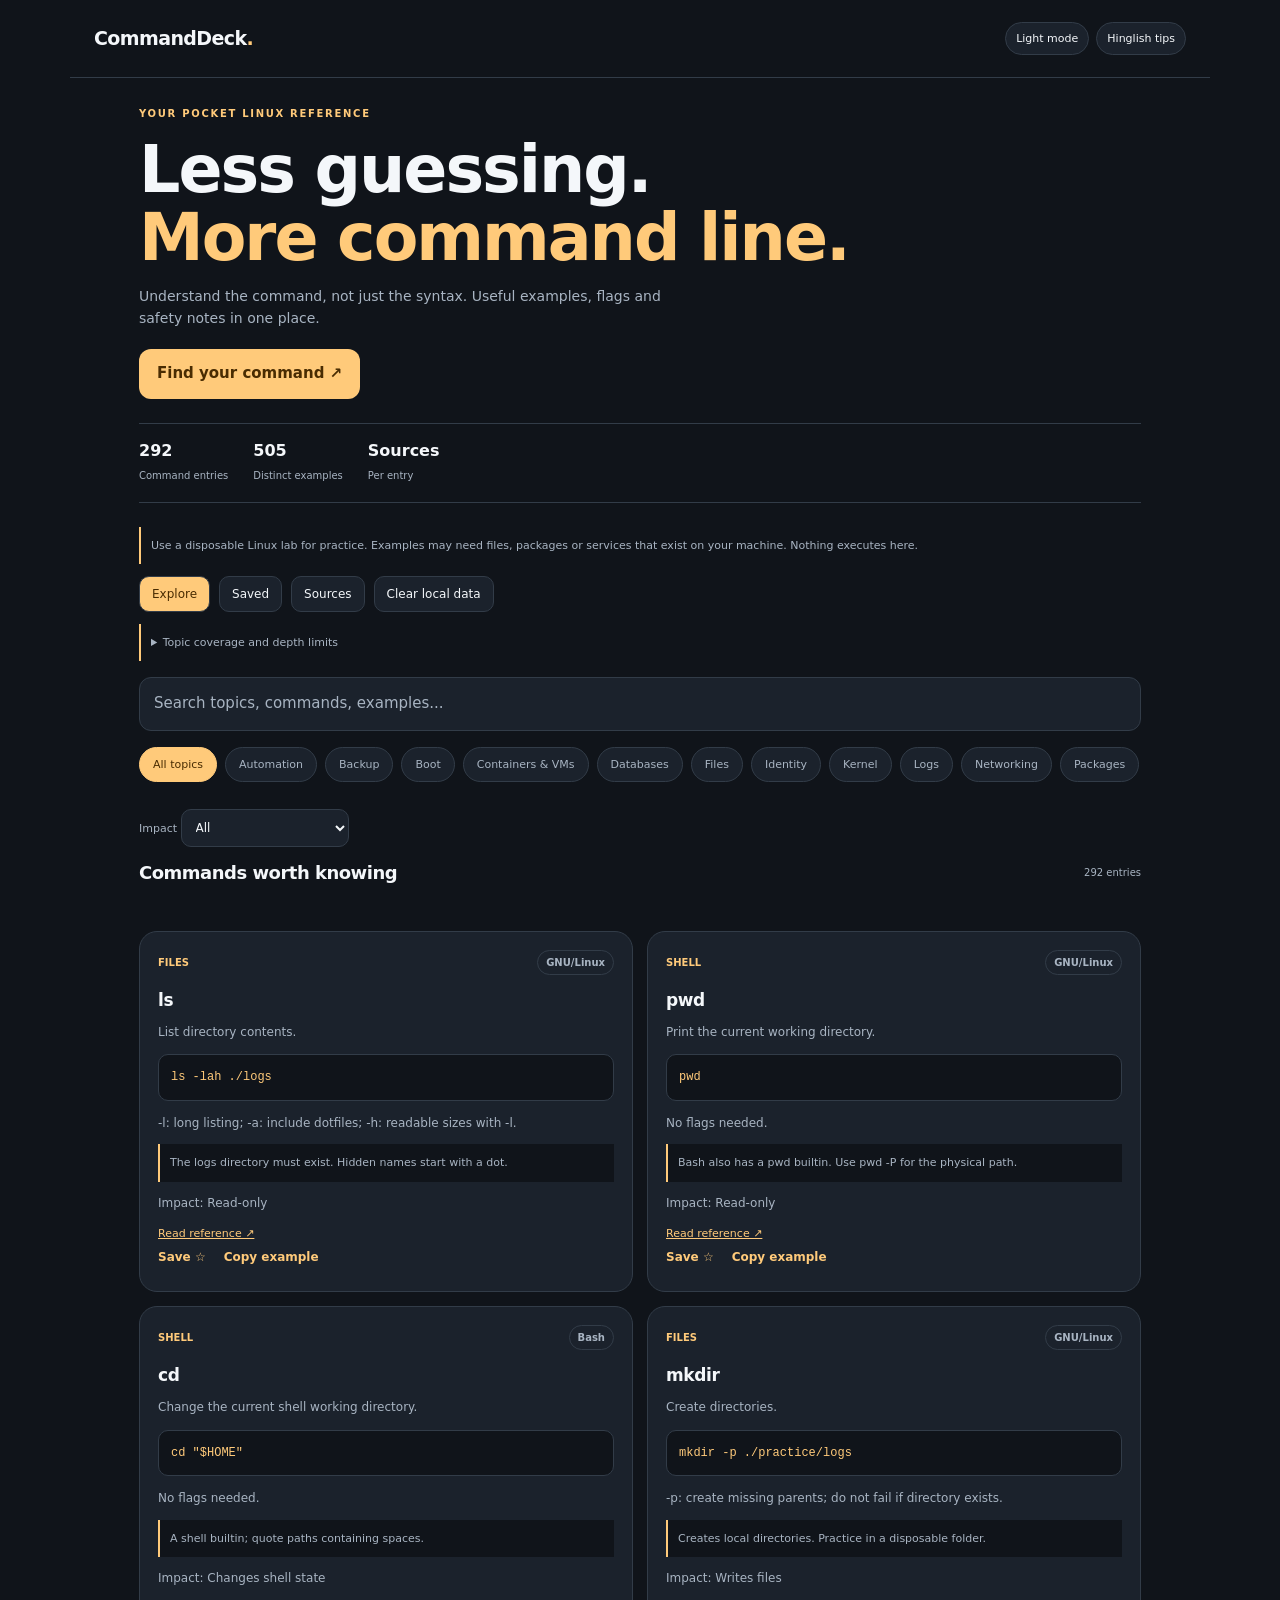
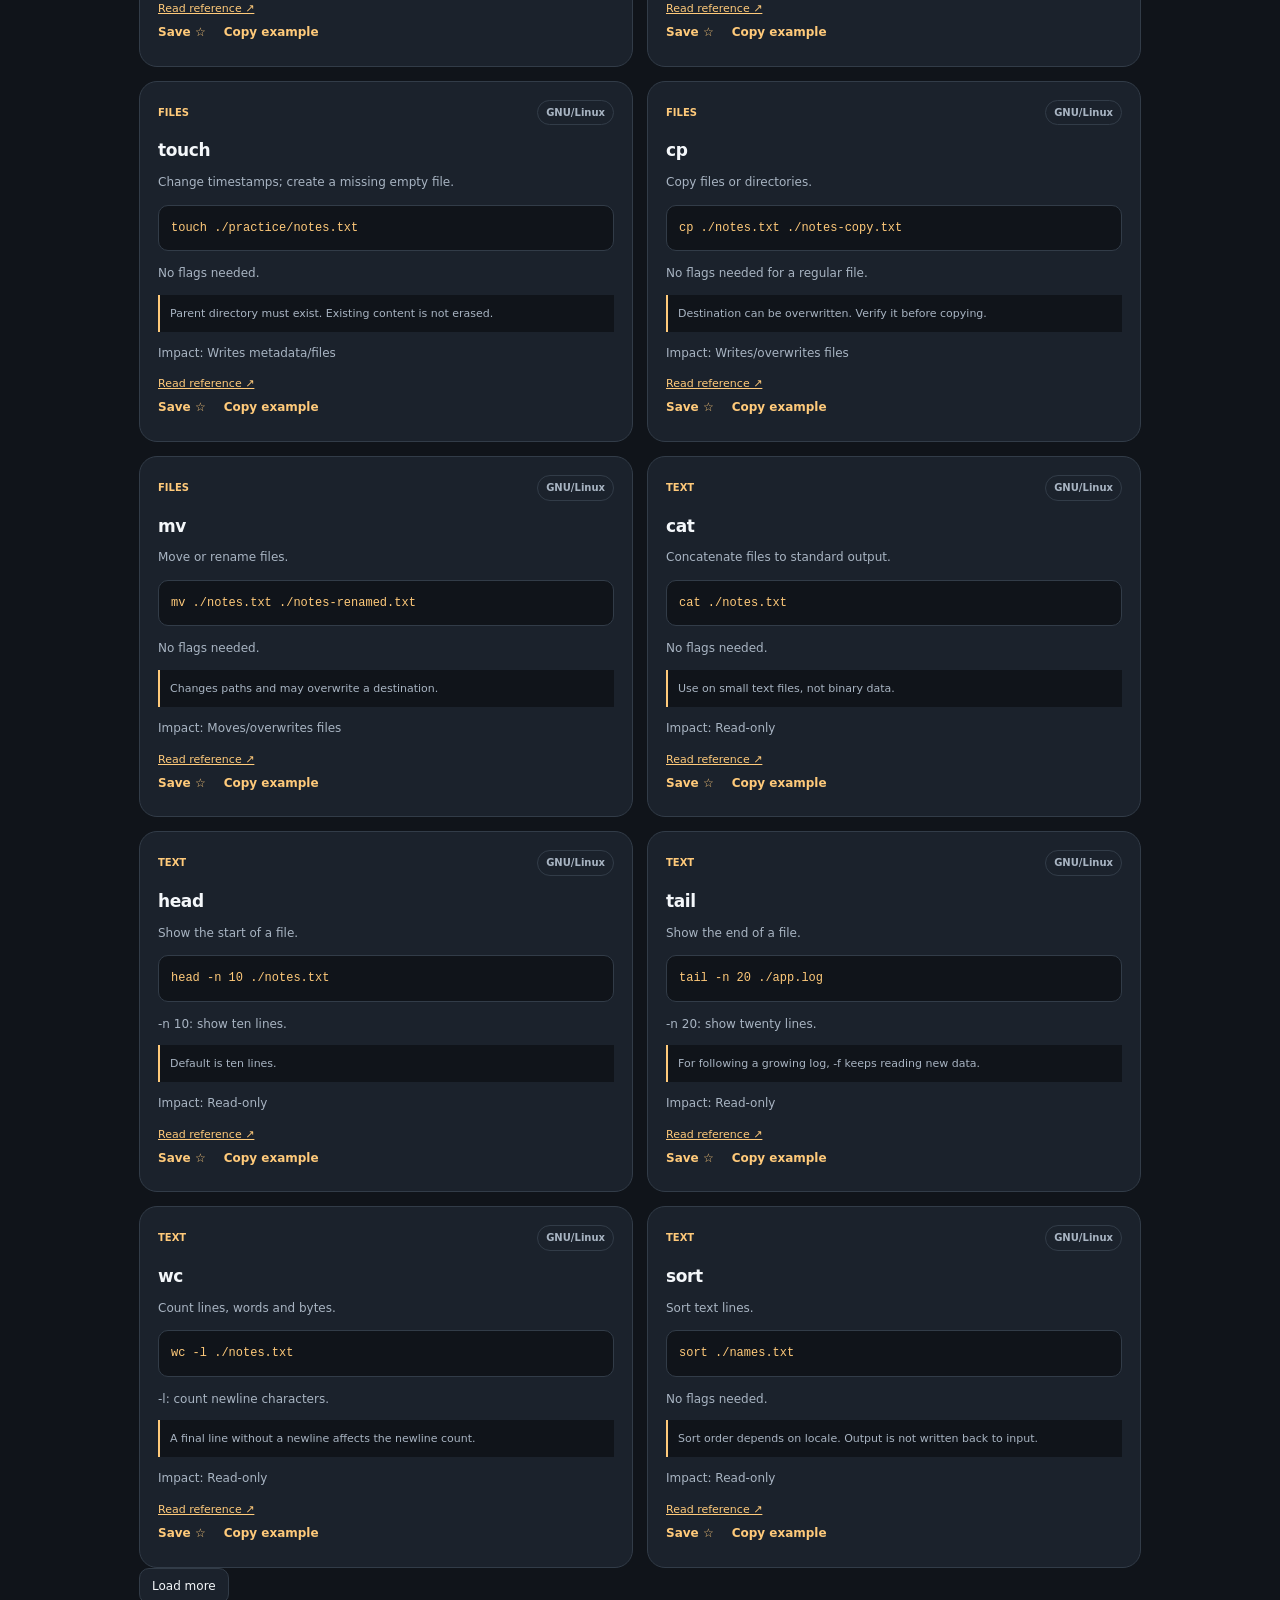
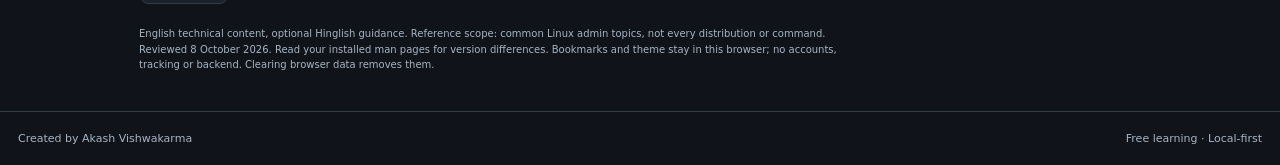
<file: index.html>
<!doctype html><html lang="en"><head><meta charset="utf-8"><meta name="viewport" content="width=device-width,initial-scale=1"><meta name="description" content="Understand the command, not just the syntax. Useful examples, flags and safety notes in one place."><meta http-equiv="Content-Security-Policy" content="default-src 'none'; script-src 'self'; style-src 'self'; img-src 'self' data:; connect-src 'none'; base-uri 'none'; form-action 'none'; object-src 'none'"><meta name="referrer" content="no-referrer"><title>CommandDeck | Linux learning</title><link rel="stylesheet" href="2-style.css"><script defer src="3-fulldata.js"></script><script defer src="2-commands-coverage.js"></script><script defer src="4-data.js"></script><script defer src="3-app.js"></script></head><body class="commands" data-kind="commands"><header><div class="brand">CommandDeck<span>.</span></div><div class="headerbuttons"><button class="theme">Light mode</button><button class="theme lang">Hinglish tips</button></div></header><main><div class="eyebrow">YOUR POCKET LINUX REFERENCE</div><h1>Less guessing.<br><span>More command line.</span></h1><p class="intro">Understand the command, not just the syntax. Useful examples, flags and safety notes in one place.</p><button class="cta">Find your command ↗</button><div class="stats"><div><b id="stat1">…</b><span>Command entries</span></div><div><b id="stat2">…</b><span>Distinct examples</span></div><div><b>Sources</b><span>Per entry</span></div></div><p class="hint" id="guidance">Use a disposable Linux lab for practice. Examples may need files, packages or services that exist on your machine. Nothing executes here.</p><nav class="toolbar" aria-label="Views"><button data-view="learn" class="selected">Explore</button><button data-view="saved">Saved</button><button data-view="sources">Sources</button><button id="clear">Clear local data</button></nav><div id="filters"><input aria-label="Search" maxlength="200" class="search" placeholder="Search topics, commands, examples..."><div class="topics"><button class="active" data-topic="all">All topics</button><button data-topic="Files">Files</button><button data-topic="Networking">Networking</button><button data-topic="Permissions">Permissions</button><button data-topic="Processes">Processes</button><button data-topic="Scheduling">Scheduling</button><button data-topic="Services">Services</button><button data-topic="Shell">Shell</button><button data-topic="Storage">Storage</button><button data-topic="System">System</button><button data-topic="Text">Text</button></div><div class="toolbar"><label>Impact <select id="impact"><option>All</option><option>Read-only</option><option>Changes or sensitive</option></select></label></div></div><div class="sectionhead"><h2 id="sectiontitle">Commands worth knowing</h2><span id="count"></span></div><p class="status" aria-live="polite" id="status"></p><div class="grid" id="cards"></div><button id="more" class="smallbtn" hidden>Load more</button><section id="quiz" hidden><div class="toolbar"><label>Questions <select id="quizcount"><option>5</option><option>10</option><option>14</option></select></label><button id="startquiz">Start new quiz</button></div><div id="quizbody"></div></section><section id="sources" class="sourceslist" hidden></section><p class="foot">English technical content, optional Hinglish guidance. Reference scope: common Linux admin topics, not every distribution or command. Reviewed 8 October 2026. Read your installed man pages for version differences. Bookmarks and theme stay in this browser; no accounts, tracking or backend. Clearing browser data removes them.</p></main><div class="footer"><span>Created by Akash Vishwakarma</span><span>Free learning · Local-first</span></div></body></html>
</file>
<file: 2-style.css>
*{box-sizing:border-box}body{margin:0;background:var(--bg);color:var(--ink);font:15px/1.55 system-ui,sans-serif;--bg:#10141a;--surface:#1b222c;--ink:#f4f7fa;--muted:#a8b4c2;--line:#323c48;--accent:#a5efb9;--accentInk:#143323}body.light{--bg:#f4f6f8;--surface:#fff;--ink:#15202b;--muted:#526170;--line:#dbe2e8;--accent:#0f6b3c;--accentInk:#fff}body.commands{--accent:#ffca7a;--accentInk:#492c02}body.commands.light{--accent:#865409;--accentInk:#fff}header{max-width:1140px;margin:auto;padding:22px 24px;display:flex;align-items:center;justify-content:space-between;gap:14px;border-bottom:1px solid var(--line)}.brand{font-size:19px;font-weight:800;letter-spacing:-.6px}.brand span{color:var(--accent)}button,input{font:inherit}button{cursor:pointer}button:focus-visible,input:focus-visible{outline:3px solid var(--accent);outline-offset:3px}.theme{background:var(--surface);color:var(--ink);border:1px solid var(--line);border-radius:100px;padding:8px 13px;font-size:12px}main{max-width:1050px;margin:auto;padding:28px 24px 90px}.eyebrow{color:var(--accent);text-transform:uppercase;letter-spacing:1.7px;font-size:10px;font-weight:800}.pill{font-size:10px;display:inline-block;border:1px solid var(--line);border-radius:100px;padding:4px 8px;color:var(--muted)}h1{font-size:clamp(36px,7vw,65px);line-height:1.05;letter-spacing:-2px;margin:14px 0}h1 span{color:var(--accent)}.intro{color:var(--muted);max-width:560px;margin:14px 0 20px;font-size:14px}.cta{border:0;background:var(--accent);color:var(--accentInk);font-weight:750;padding:13px 18px;border-radius:12px}.stats{display:flex;gap:25px;margin:24px 0;padding:15px 0;border-block:1px solid var(--line)}.stats b{display:block;font-size:16px}.stats span{font-size:10px;color:var(--muted)}.search{width:100%;background:var(--surface);border:1px solid var(--line);border-radius:12px;padding:14px;color:var(--ink);margin:4px 0 16px}.search::placeholder{color:var(--muted)}.topics{display:flex;gap:8px;overflow:auto;margin-bottom:23px;padding-bottom:4px}.topics button{white-space:nowrap;border:1px solid var(--line);background:var(--surface);color:var(--muted);border-radius:100px;padding:8px 13px;font-size:11px}.topics button.active{background:var(--accent);color:var(--accentInk);border-color:var(--accent)}.sectionhead{display:flex;justify-content:space-between;align-items:center;margin:10px 0 12px}.sectionhead h2{font-size:18px;letter-spacing:-.5px;margin:0}.sectionhead span{font-size:10px;color:var(--muted)}.grid{display:grid;grid-template-columns:1fr 1fr;gap:14px}.card{background:var(--surface);border:1px solid var(--line);padding:18px;border-radius:18px}.meta{display:flex;gap:8px;justify-content:space-between;align-items:center;color:var(--accent);font-size:10px;font-weight:700}.card h3{font-size:17px;line-height:1.4;letter-spacing:-.4px;margin:14px 0 10px}.card p{font-size:12px;color:var(--muted);margin:8px 0}.code{display:block;background:var(--bg);border:1px solid var(--line);font:12px/1.7 monospace;padding:12px;border-radius:10px;margin:13px 0;overflow:auto;color:var(--accent)}.detail{border:0;background:none;color:var(--accent);padding:6px 0;font-size:12px;font-weight:750}.hint{background:var(--bg);border-left:2px solid var(--accent);padding:10px;font-size:11px;color:var(--muted);margin:12px 0}.foot{font-size:10px;color:var(--muted);margin-top:22px;max-width:700px}footer{position:fixed;bottom:0;left:0;width:100%;background:var(--surface);border-top:1px solid var(--line);display:flex;justify-content:center;gap:42px;padding:13px 10px;color:var(--muted);font-size:11px}footer b{color:var(--accent)}.preview{font-size:10px;color:var(--muted);margin:0 0 12px}.answer{display:none}.answer.open{display:block}@media(max-width:600px){header{padding:17px 20px}main{padding:25px 20px 90px}.grid{grid-template-columns:1fr}.stats{gap:27px}h1{font-size:41px}.card{padding:17px}.theme{padding:7px 10px}.brand{font-size:18px}}footer{position:static}main{padding-bottom:28px}
[hidden]{display:none!important}a{color:var(--accent)}select{background:var(--surface);color:var(--ink);padding:10px;border:1px solid var(--line);border-radius:10px;font:inherit;max-width:100%}.toolbar{display:flex;gap:9px;flex-wrap:wrap;margin:12px 0}.toolbar button,.smallbtn{background:var(--surface);border:1px solid var(--line);color:var(--ink);padding:8px 12px;border-radius:10px;font-size:12px}button.selected{background:var(--accent);color:var(--accentInk)}.toolbar label{font-size:11px;color:var(--muted)}.toolbar select{font-size:12px}.answer{display:block}.card h3{overflow-wrap:anywhere}.code{white-space:pre-wrap;overflow-wrap:anywhere}.card .actions{display:flex;gap:18px}.question{border:0;background:transparent;padding:0;color:var(--ink);font:inherit;font-weight:750;text-align:left;width:100%}.source{font-size:11px;display:block;margin-top:13px}.empty{grid-column:1/-1;color:var(--muted)}.quizoption{display:block;width:100%;text-align:left;background:var(--bg);border:1px solid var(--line);border-radius:10px;color:var(--ink);padding:12px;margin:10px 0;font:inherit;font-size:13px}.quizoption.correct{border-color:#27864c;background:#d7f3df;color:#153f23}.quizoption.wrong{border-color:#b64747;background:#fae1e1;color:#701f1f}.quizoption:disabled{cursor:default;opacity:1}.status{font-size:12px;color:var(--accent);min-height:20px}.sourceslist a{display:block;padding:8px;overflow-wrap:anywhere}.risk{color:var(--muted)}.headerbuttons{display:flex;gap:7px}.lang{font-size:11px}.footer{display:flex;justify-content:space-between;gap:10px;flex-wrap:wrap;font-size:11px;color:var(--muted);padding:18px;border-top:1px solid var(--line)}@media(max-width:360px){header{padding:14px}.brand{font-size:16px}.theme{font-size:10px}main{padding-inline:15px}.stats{gap:17px}.sectionhead{align-items:flex-start;gap:10px}}
.headerbuttons .theme{white-space:nowrap;font-size:11px;padding:7px 10px}.headerbuttons{flex-shrink:0}@media(max-width:360px){.headerbuttons .theme{font-size:9px;padding:6px 7px}.headerbuttons{gap:5px}}
</file>
